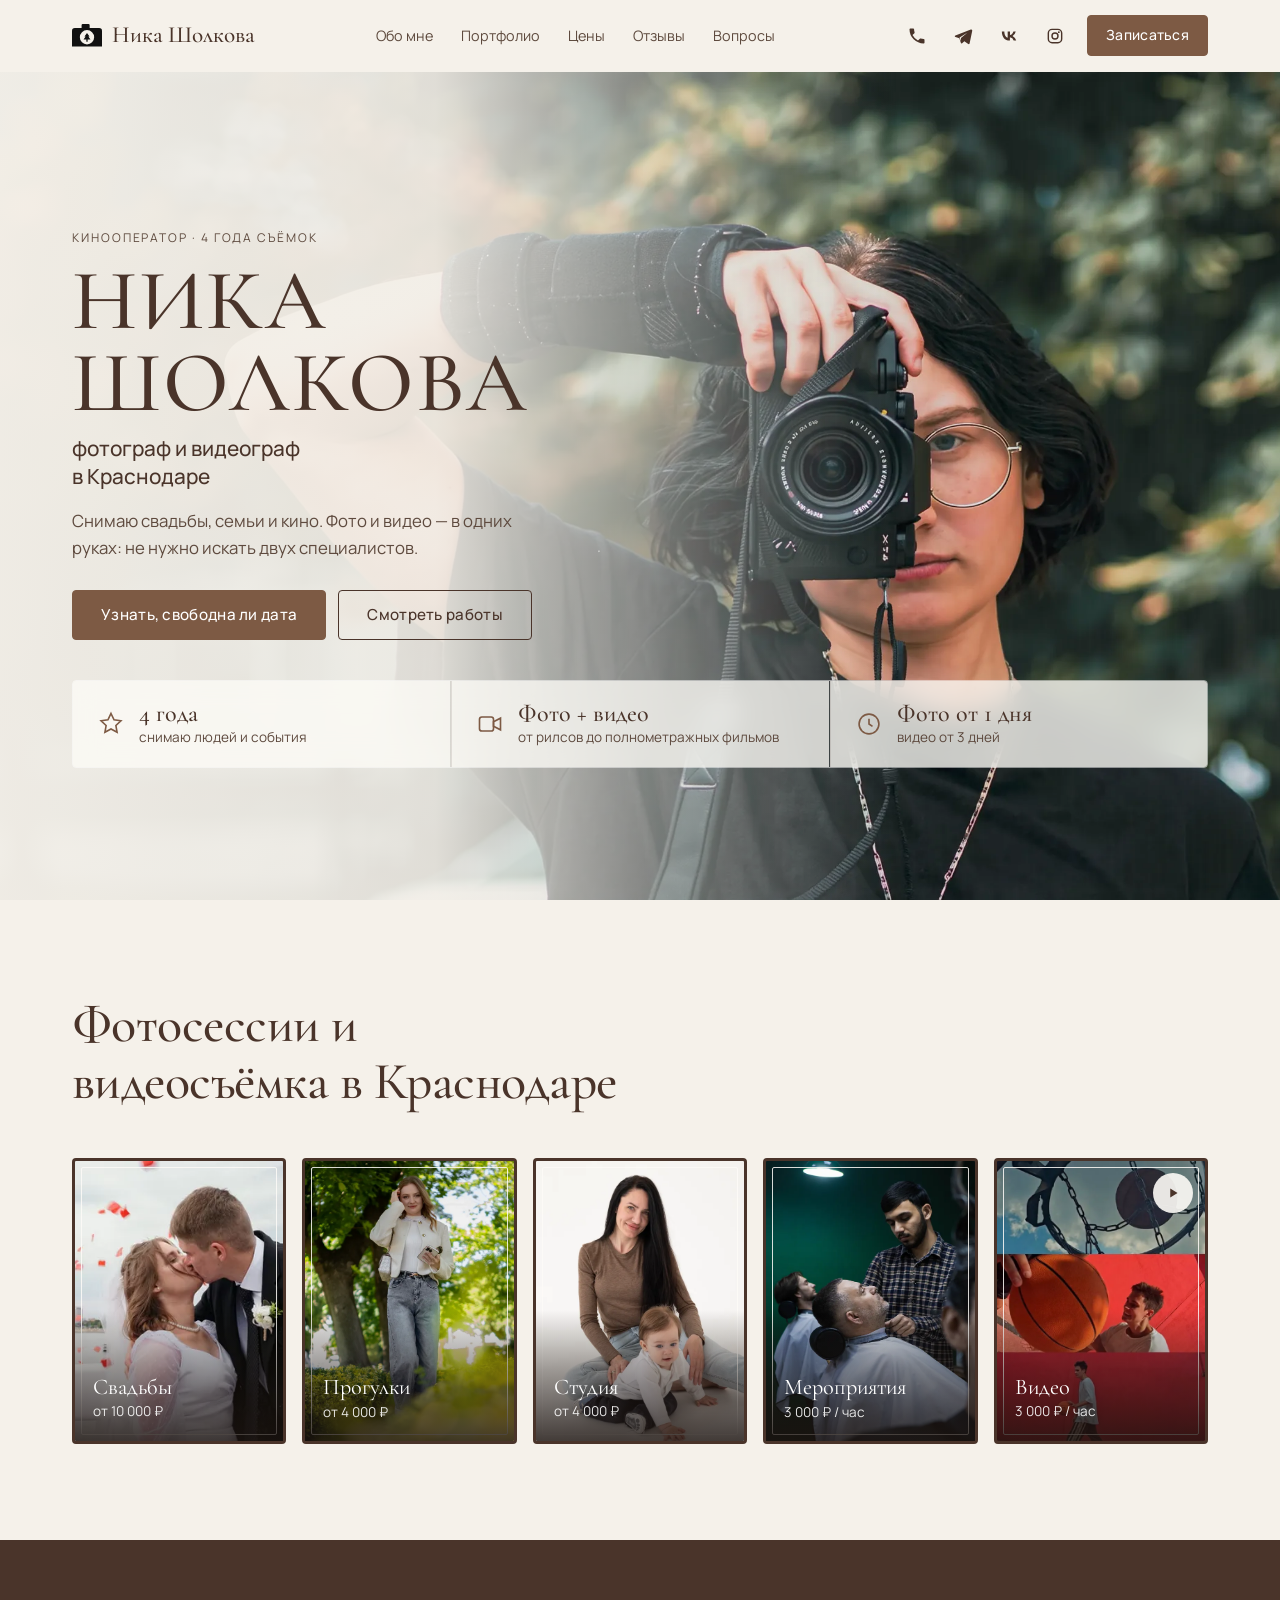
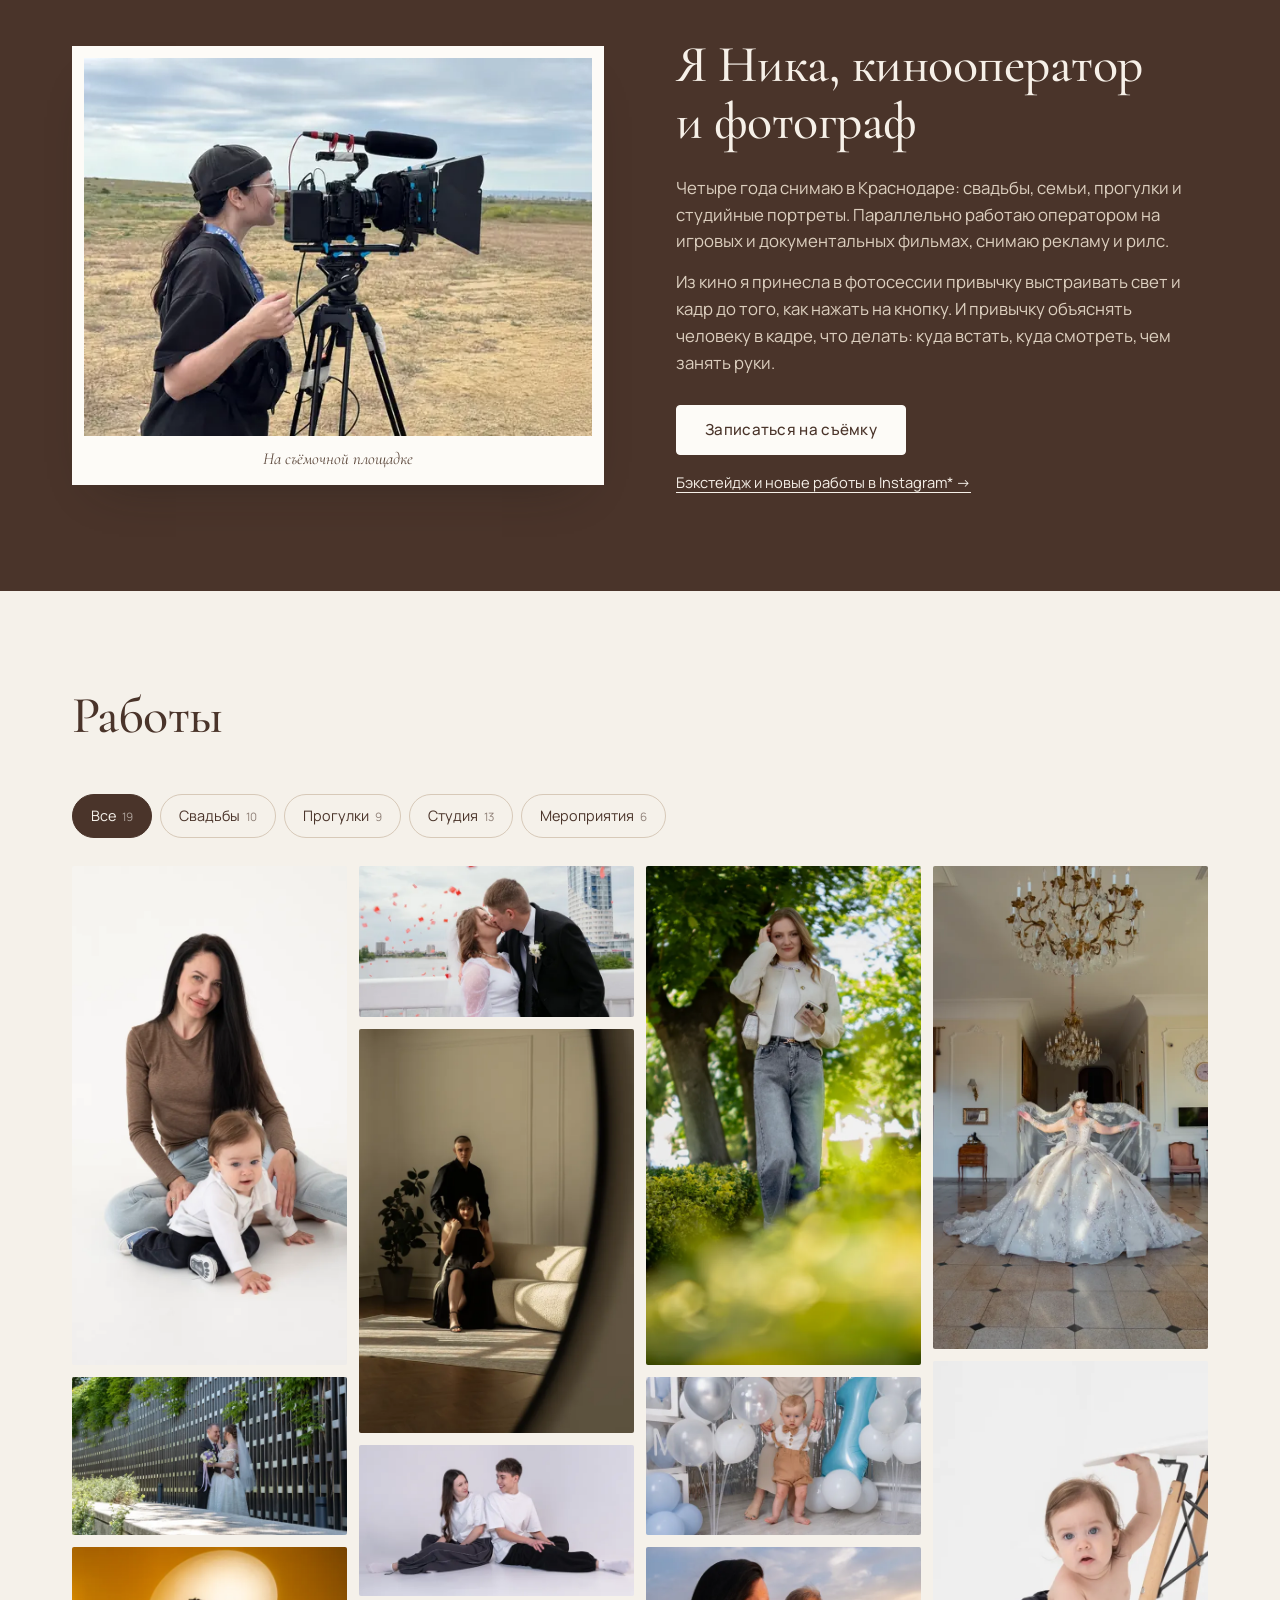
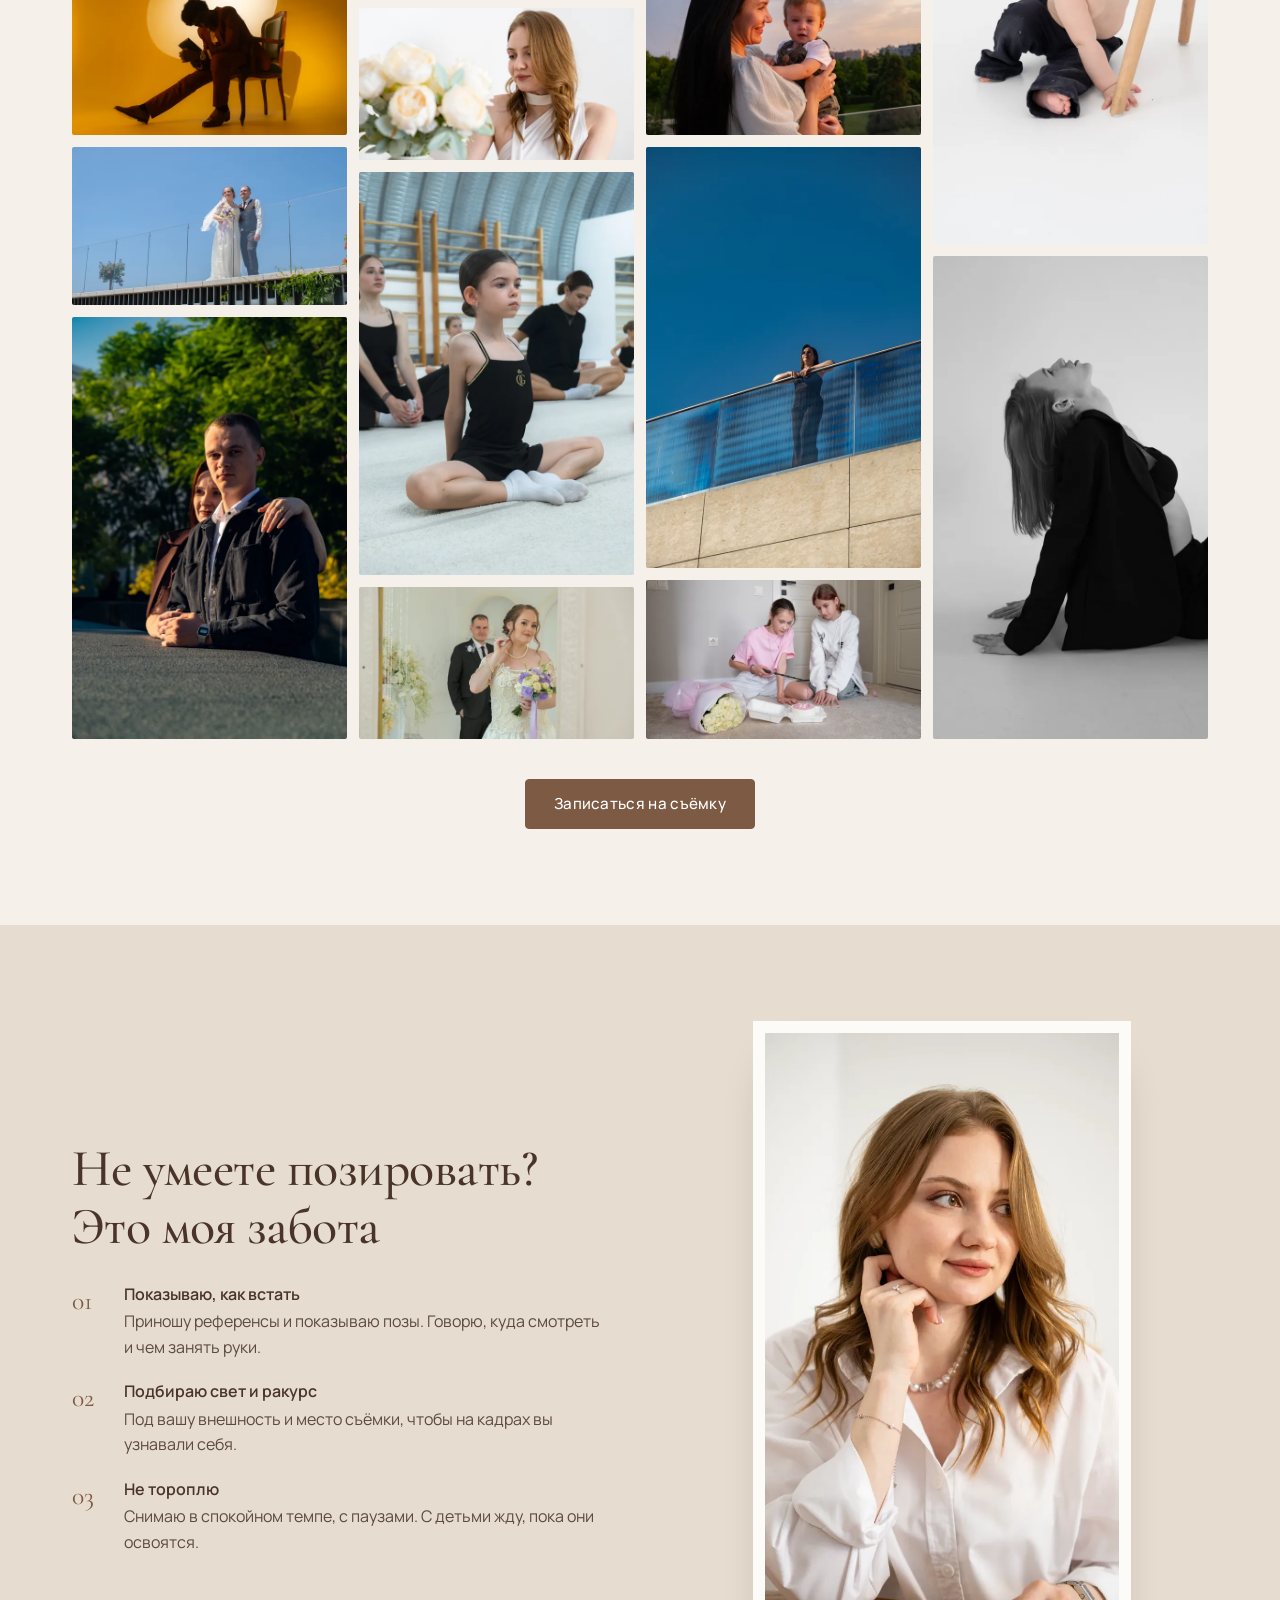
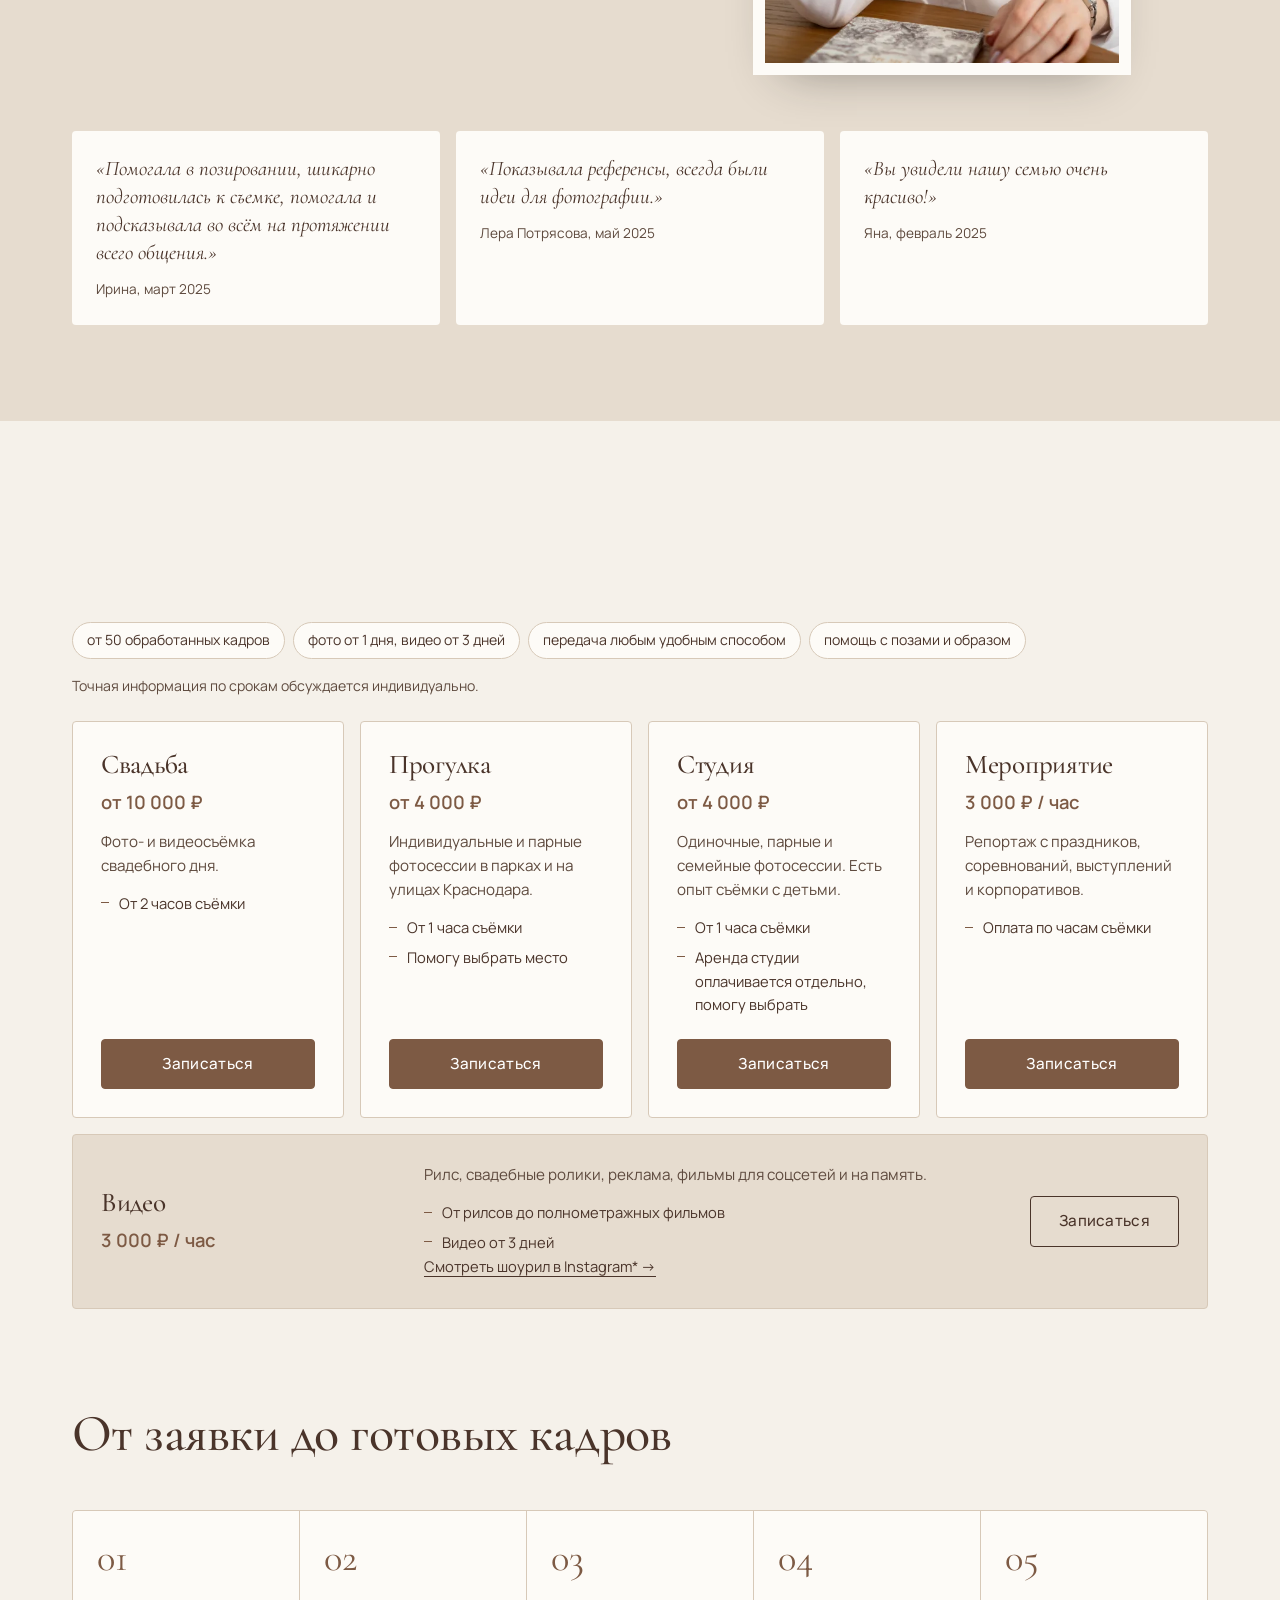
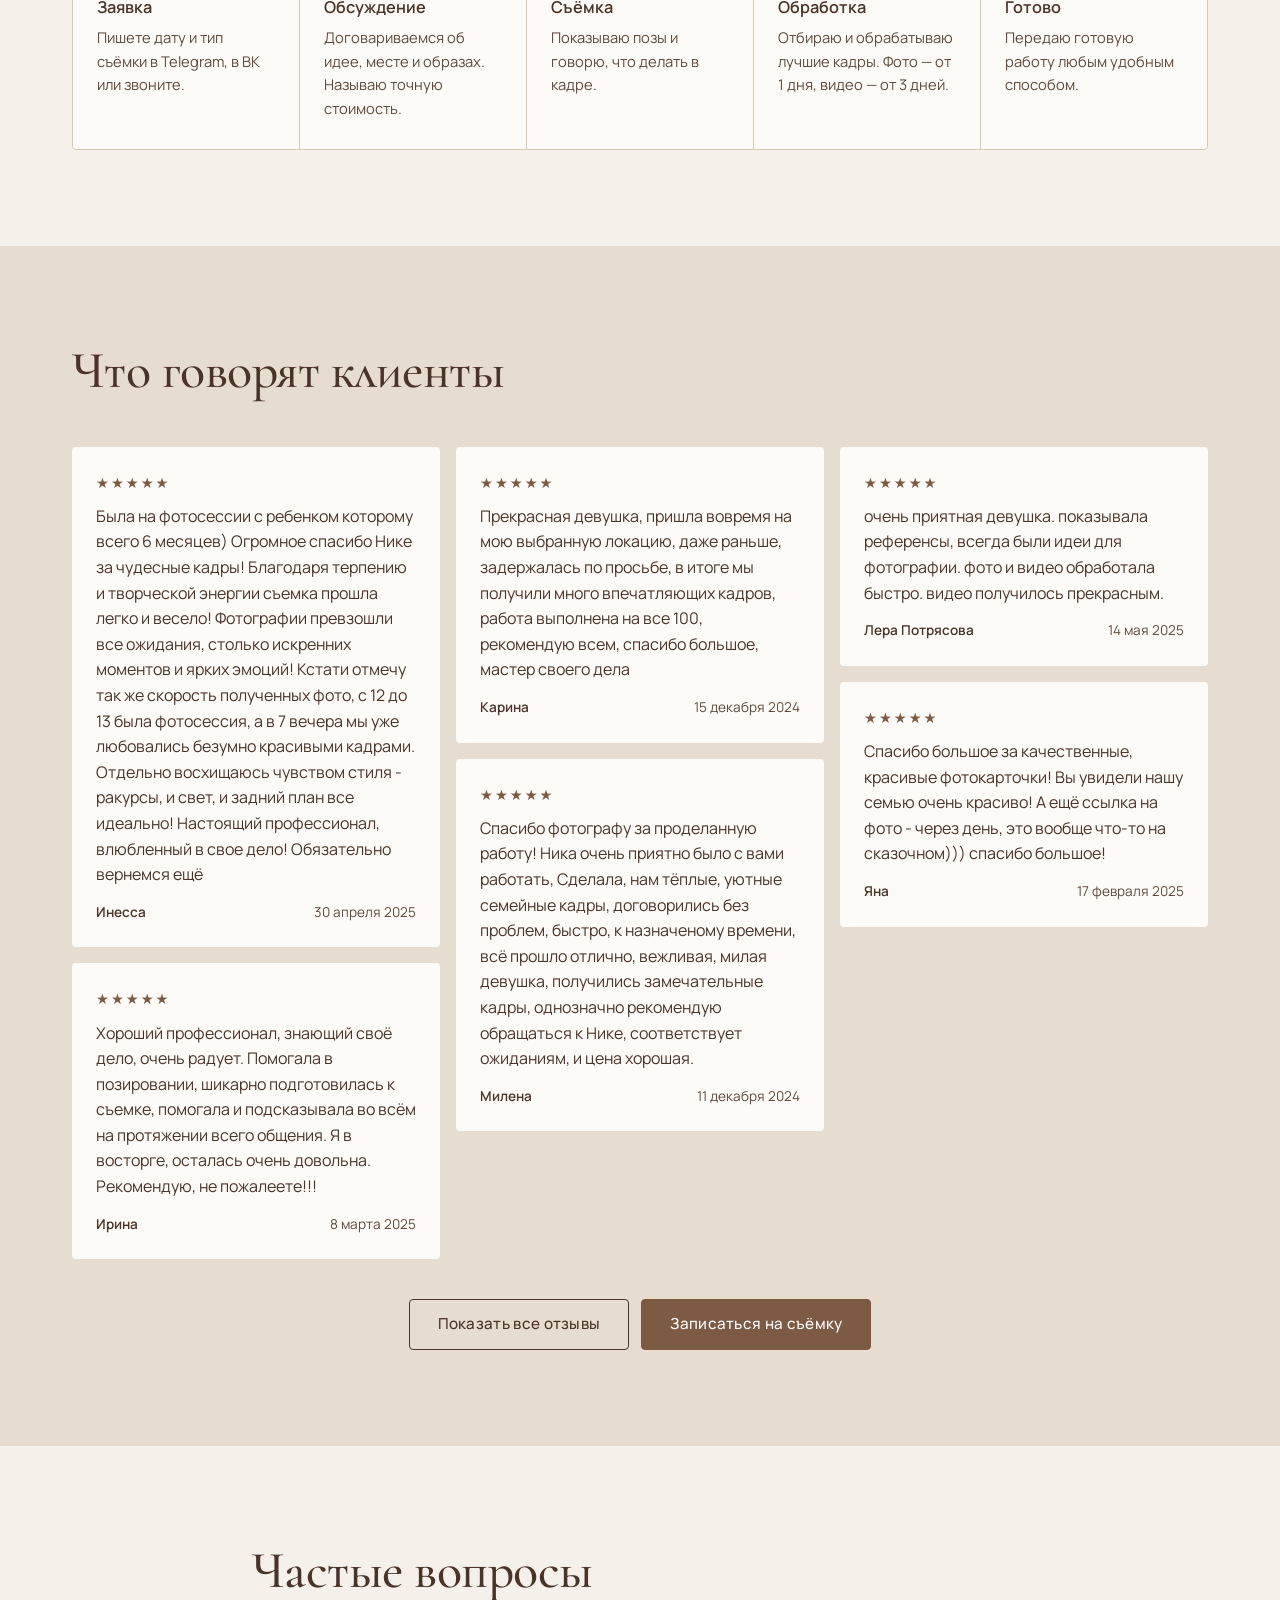
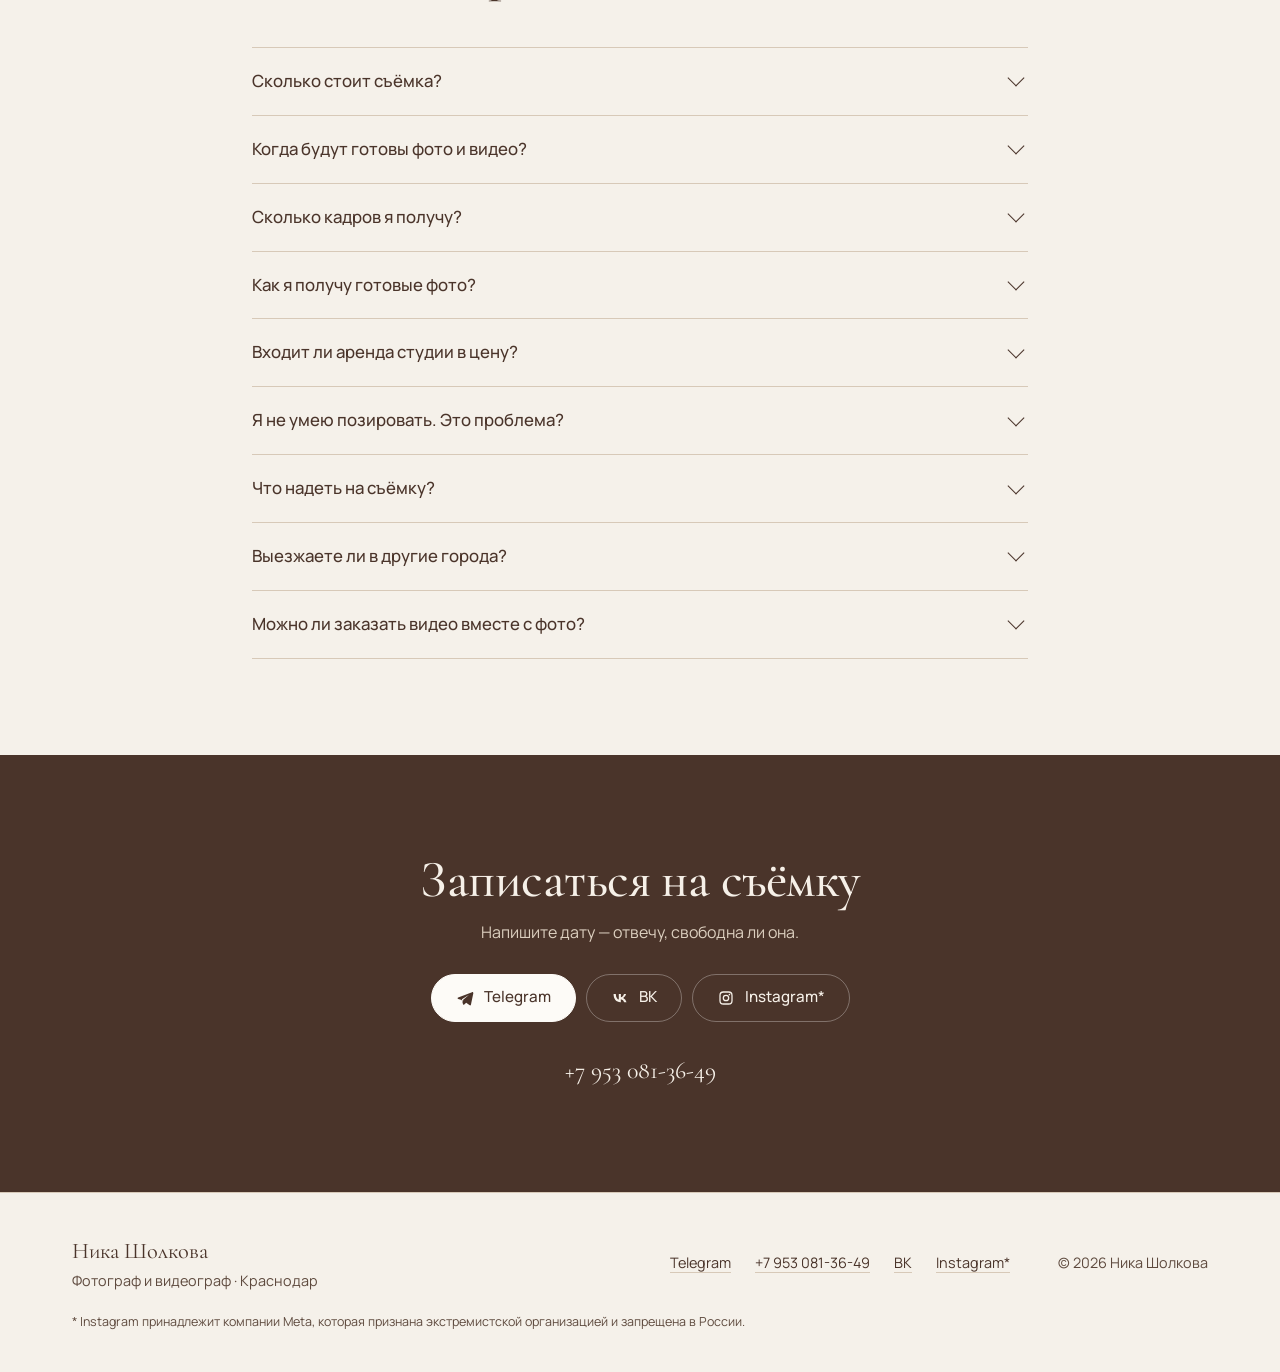
<file: index.html>
<!doctype html>
<html lang="ru">
<head>
  <meta charset="utf-8">
  <meta name="viewport" content="width=device-width, initial-scale=1">
  <title>Ника Шолкова — фотограф и видеограф в Краснодаре</title>
  <meta name="description" content="Фотограф и кинооператор Ника Шолкова: свадьбы, семейные, уличные и студийные фотосессии, съёмка мероприятий и видео в Краснодаре. Фотосессия от 4 000 ₽, готовые фото от 1 дня, видео от 3 дней.">
  <link rel="canonical" href="https://fotograf-nika.ru/">
  <meta property="og:type" content="website">
  <meta property="og:locale" content="ru_RU">
  <meta property="og:url" content="https://fotograf-nika.ru/">
  <meta property="og:title" content="Ника Шолкова — фотограф и видеограф в Краснодаре">
  <meta property="og:description" content="Свадьбы, семьи, прогулки, студийные портреты и видео. Фото и видео в одних руках.">
  <meta property="og:image" content="https://fotograf-nika.ru/img/og.jpg">
  <meta property="og:image:width" content="1200">
  <meta property="og:image:height" content="630">
  <meta name="twitter:card" content="summary_large_image">
  <meta name="theme-color" content="#f5f1ea">
  <link rel="icon" href="img/favicon.svg?v=4" type="image/svg+xml">
  <link rel="preconnect" href="https://fonts.googleapis.com">
  <link rel="preconnect" href="https://fonts.gstatic.com" crossorigin>
  <link href="https://fonts.googleapis.com/css2?family=Cormorant+Garamond:ital,wght@0,400;0,500;1,400&family=Manrope:wght@400;500;600&display=swap" rel="stylesheet">
  <link rel="stylesheet" href="css/styles.css?v=9">

  <script type="application/ld+json">
  {
    "@context": "https://schema.org",
    "@type": "ProfessionalService",
    "name": "Ника Шолкова — фотограф и видеограф",
    "description": "Свадебные, семейные, уличные и студийные фотосессии, съёмка мероприятий и видео в Краснодаре.",
    "url": "https://fotograf-nika.ru/",
    "image": "https://fotograf-nika.ru/img/og.jpg",
    "telephone": "+79530813649",
    "priceRange": "от 3 000 ₽",
    "address": { "@type": "PostalAddress", "addressLocality": "Краснодар", "addressCountry": "RU" },
    "areaServed": "Краснодар",
    "sameAs": ["https://t.me/Nika_Kimy", "https://vk.com/club242555521", "https://www.instagram.com/video__niko"]
  }
  </script>
  <script type="application/ld+json">
  {
    "@context": "https://schema.org",
    "@type": "FAQPage",
    "mainEntity": [
      { "@type": "Question", "name": "Сколько стоит съёмка?", "acceptedAnswer": { "@type": "Answer", "text": "Свадебная фотосессия — от 10 000 ₽, уличная и студийная — от 4 000 ₽. Съёмка мероприятий и видео — 3 000 ₽ за час. Точную стоимость назову после обсуждения даты и пожеланий." } },
      { "@type": "Question", "name": "Когда будут готовы фото и видео?", "acceptedAnswer": { "@type": "Answer", "text": "Фото — от 1 дня, видео — от 3 дней. Точная информация по срокам обсуждается индивидуально." } },
      { "@type": "Question", "name": "Сколько кадров я получу?", "acceptedAnswer": { "@type": "Answer", "text": "От 50 кадров в обработке. Точное количество зависит от длительности и типа съёмки." } },
      { "@type": "Question", "name": "Входит ли аренда студии в цену?", "acceptedAnswer": { "@type": "Answer", "text": "Нет, аренда студии оплачивается отдельно. Помогу выбрать подходящую." } },
      { "@type": "Question", "name": "Я не умею позировать. Это проблема?", "acceptedAnswer": { "@type": "Answer", "text": "Нет. Я показываю позы и референсы, говорю, куда смотреть и чем занять руки." } },
      { "@type": "Question", "name": "Можно ли заказать видео вместе с фото?", "acceptedAnswer": { "@type": "Answer", "text": "Да, я снимаю и видео: от рилсов до полнометражных фильмов. Стоимость — 3 000 ₽ за час, готовое видео — от 3 дней." } }
    ]
  }
  </script>
</head>
<body>
  <a class="skip-link" href="#main">Перейти к содержанию</a>

  <header class="header" id="top">
    <div class="container header__inner">
      <a class="logo" href="#top" aria-label="Ника Шолкова — на главную"><svg class="logo__icon" viewBox="0 0 26 19.5" aria-hidden="true"><path fill="#111" fill-rule="evenodd" d="M0 19.5V6A2.5 2.5 0 0 1 2.5 3.5H8.3V1a1 1 0 0 1 1-1h5a1 1 0 0 1 1 1V3.5H23.5A2.5 2.5 0 0 1 26 6V19.5ZM13 5.3a6.2 6.2 0 1 0 0 12.4a6.2 6.2 0 1 0 0-12.4Z"/><path fill="#111" d="M13 7.8 15.2 10.9H14.2L16 13.5H13.55V15.3H12.45V13.5H10L11.8 10.9H10.8Z"/></svg>Ника Шолкова</a>
      <nav class="nav" aria-label="Основная навигация">
        <a href="#about">Обо мне</a>
        <a href="#portfolio">Портфолио</a>
        <a href="#prices">Цены</a>
        <a href="#reviews">Отзывы</a>
        <a href="#faq">Вопросы</a>
      </nav>
      <div class="header__contacts">
        <a class="icon-link" href="tel:+79530813649" aria-label="Позвонить: +7 953 081-36-49"><svg viewBox="0 0 24 24" aria-hidden="true"><use href="#i-phone"/></svg></a>
        <a class="icon-link" href="https://t.me/Nika_Kimy" target="_blank" rel="noopener" aria-label="Написать в Telegram"><svg viewBox="0 0 24 24" aria-hidden="true"><use href="#i-tg"/></svg></a>
        <a class="icon-link icon-link--wide" href="https://vk.com/club242555521" target="_blank" rel="noopener" aria-label="Сообщество в ВК"><svg viewBox="0 0 24 24" aria-hidden="true"><use href="#i-vk"/></svg></a>
        <a class="icon-link icon-link--wide" href="https://www.instagram.com/video__niko" target="_blank" rel="noopener" aria-label="Instagram"><svg viewBox="0 0 24 24" aria-hidden="true"><use href="#i-ig"/></svg></a>
        <a class="btn btn--small" href="#booking">Записаться</a>
      </div>
    </div>
  </header>

  <main id="main">
    <!-- 1. Первый экран: Ника как бренд -->
    <section class="hero" aria-labelledby="hero-title">
      <picture class="hero__media">
        <source media="(max-width: 767px)" type="image/webp" srcset="img/p/hero-nika-m-900.webp">
        <source media="(max-width: 767px)" srcset="img/p/hero-nika-m-900.jpg">
        <source type="image/webp" srcset="img/p/hero-nika-1200.webp 1200w, img/p/hero-nika-2400.webp 2400w" sizes="100vw">
        <img src="img/p/hero-nika-2400.jpg" srcset="img/p/hero-nika-1200.jpg 1200w, img/p/hero-nika-2400.jpg 2400w" sizes="100vw" width="2400" height="1355" alt="Ника Шолкова смотрит в объектив поверх фотокамеры" fetchpriority="high">
      </picture>
      <div class="container hero__content">
        <p class="eyebrow">Кинооператор · 4 года съёмок</p>
        <h1 id="hero-title" class="hero__title">
          <span class="hero__name">Ника Шолкова</span>
          <span class="hero__role">фотограф и видеограф в&nbsp;Краснодаре</span>
        </h1>
        <p class="hero__lead">Снимаю свадьбы, семьи и кино. Фото и видео — в одних руках: не нужно искать двух специалистов.</p>
        <div class="hero__actions">
          <a class="btn" href="#booking">Узнать, свободна ли дата</a>
          <a class="btn btn--ghost" href="#portfolio">Смотреть работы</a>
        </div>
      </div>
      <div class="container hero__facts-wrap">
        <ul class="hero__facts">
          <li>
            <svg viewBox="0 0 24 24" fill="none" stroke="currentColor" stroke-width="1.4" aria-hidden="true"><path d="M12 3l2.6 5.4 5.9.8-4.3 4.1 1 5.8L12 16.3 6.8 19.1l1-5.8L3.5 9.2l5.9-.8z"/></svg>
            <div><strong>4 года</strong><span>снимаю людей и события</span></div>
          </li>
          <li>
            <svg viewBox="0 0 24 24" fill="none" stroke="currentColor" stroke-width="1.4" aria-hidden="true"><rect x="3" y="6" width="12" height="12" rx="2"/><path d="M15 10l6-3v10l-6-3z"/></svg>
            <div><strong>Фото + видео</strong><span>от рилсов до полнометражных фильмов</span></div>
          </li>
          <li>
            <svg viewBox="0 0 24 24" fill="none" stroke="currentColor" stroke-width="1.4" aria-hidden="true"><circle cx="12" cy="12" r="8.5"/><path d="M12 7.5V12l3 2"/></svg>
            <div><strong>Фото от 1 дня</strong><span>видео от 3 дней</span></div>
          </li>
        </ul>
      </div>
    </section>

    <!-- 2. Направления -->
    <section class="section" id="directions" aria-labelledby="directions-title">
      <div class="container">
        <div class="section__head">
          <h2 id="directions-title">Фотосессии и видеосъёмка в&nbsp;Краснодаре</h2>
        </div>
        <ul class="directions">
          <li><a class="direction" href="#portfolio" data-filter="wedding">
            <picture><source type="image/webp" srcset="img/p/v3-wd02-600.webp"><img src="img/p/v3-wd02-600.jpg" width="600" height="338" loading="lazy" decoding="async" style="object-position:45% 50%" alt="Молодожёны целуются среди лепестков на набережной"></picture>
            <span class="direction__body"><span class="direction__title">Свадьбы</span><span class="direction__price">от 10 000 ₽</span></span>
          </a></li>
          <li><a class="direction" href="#portfolio" data-filter="street">
            <picture><source type="image/webp" srcset="img/p/v3-su03-600.webp"><img src="img/p/v3-su03-600.jpg" width="600" height="1066" loading="lazy" decoding="async" style="object-position:50% 18%" alt="Девушка гуляет по зелёному парку"></picture>
            <span class="direction__body"><span class="direction__title">Прогулки</span><span class="direction__price">от 4 000 ₽</span></span>
          </a></li>
          <li><a class="direction" href="#portfolio" data-filter="studio">
            <picture><source type="image/webp" srcset="img/p/v3-st03-600.webp"><img src="img/p/v3-st03-600.jpg" width="600" height="1066" loading="lazy" decoding="async" style="object-position:50% 40%" alt="Мама с малышом в светлой студии"></picture>
            <span class="direction__body"><span class="direction__title">Студия</span><span class="direction__price">от 4 000 ₽</span></span>
          </a></li>
          <li><a class="direction" href="#portfolio" data-filter="events">
            <picture><source type="image/webp" srcset="img/p/v3-evp01-600.webp"><img src="img/p/v3-evp01-600.jpg" width="600" height="900" loading="lazy" decoding="async" style="object-position:50% 30%" alt="Барбер стрижёт клиента в барбершопе с зелёными стенами"></picture>
            <span class="direction__body"><span class="direction__title">Мероприятия</span><span class="direction__price">3 000 ₽ / час</span></span>
          </a></li>
          <li><a class="direction direction--video" href="#prices">
            <picture><source type="image/webp" srcset="img/p/v3-cover-video-600.webp"><img src="img/p/v3-cover-video-600.jpg" width="600" height="673" loading="lazy" decoding="async" alt="Кадры из видеосъёмки: баскетбол на красном фоне"></picture>
            <span class="direction__play" aria-hidden="true"><svg viewBox="0 0 24 24"><path d="M9 7l8 5-8 5z" fill="currentColor"/></svg></span>
            <span class="direction__body"><span class="direction__title">Видео</span><span class="direction__price">3 000 ₽ / час</span></span>
          </a></li>
        </ul>
      </div>
    </section>

    <!-- 4. Обо мне -->
    <section class="section section--dark" id="about" aria-labelledby="about-title">
      <div class="container split split--reverse">
        <figure class="split__media">
          <picture>
            <source type="image/webp" srcset="img/p/v2-nika-600.webp 600w, img/p/v2-nika-1400.webp 1400w" sizes="(min-width: 900px) 560px, 100vw">
            <img src="img/p/v2-nika-600.jpg" srcset="img/p/v2-nika-600.jpg 600w, img/p/v2-nika-1400.jpg 1400w" sizes="(min-width: 900px) 560px, 100vw" width="1400" height="1043" loading="lazy" decoding="async" alt="Ника Шолкова за кинокамерой на съёмках в поле">
          </picture>
          <figcaption>На съёмочной площадке</figcaption>
        </figure>
        <div class="split__text">
          <h2 id="about-title">Я Ника, кинооператор и&nbsp;фотограф</h2>
          <div class="about__text">
            <p>Четыре года снимаю в Краснодаре: свадьбы, семьи, прогулки и студийные портреты. Параллельно работаю оператором на игровых и документальных фильмах, снимаю рекламу и рилс.</p>
            <p>Из кино я принесла в фотосессии привычку выстраивать свет и кадр до того, как нажать на кнопку. И привычку объяснять человеку в кадре, что делать: куда встать, куда смотреть, чем занять руки.</p>
          </div>
          <div class="about__cta">
            <a class="btn" href="#booking">Записаться на съёмку</a>
            <a class="link-arrow" href="https://www.instagram.com/video__niko" target="_blank" rel="noopener">Бэкстейдж и новые работы в Instagram*</a>
          </div>
        </div>
      </div>
    </section>

    <!-- 3. Портфолио -->
    <section class="section" id="portfolio" aria-labelledby="portfolio-title">
      <div class="container">
        <div class="section__head">
          <h2 id="portfolio-title">Работы</h2>
        </div>
        <div class="filters" role="group" aria-label="Категории портфолио" id="filters"></div>
        <div class="gallery" id="gallery"></div>
        <noscript><p>Портфолио также можно посмотреть в <a href="https://vk.com/club242555521">сообществе в ВК</a>.</p></noscript>
        <div class="section__cta">
          <a class="btn" href="#booking">Записаться на съёмку</a>
        </div>
      </div>
    </section>

    <!-- 5. Если переживаете перед камерой -->
    <section class="section section--alt" id="care" aria-labelledby="care-title">
      <div class="container split">
        <div class="split__text">
          <h2 id="care-title">Не умеете позировать? Это моя забота</h2>
          <ol class="care-list">
            <li><h3>Показываю, как встать</h3><p>Приношу референсы и показываю позы. Говорю, куда смотреть и чем занять руки.</p></li>
            <li><h3>Подбираю свет и ракурс</h3><p>Под вашу внешность и место съёмки, чтобы на кадрах вы узнавали себя.</p></li>
            <li><h3>Не тороплю</h3><p>Снимаю в спокойном темпе, с паузами. С детьми жду, пока они освоятся.</p></li>
          </ol>
        </div>
        <figure class="split__media">
          <picture>
            <source type="image/webp" srcset="img/p/v3-std06-600.webp 600w, img/p/v3-std06-1400.webp 1400w" sizes="(min-width: 900px) 420px, 80vw">
            <img src="img/p/v3-std06-600.jpg" srcset="img/p/v3-std06-600.jpg 600w, img/p/v3-std06-1400.jpg 1400w" sizes="(min-width: 900px) 420px, 80vw" width="1400" height="2488" loading="lazy" decoding="async" alt="Девушка в белой рубашке улыбается, сидя за столом в студии">
          </picture>
        </figure>
      </div>
      <div class="container">
        <ul class="quotes">
          <li><figure class="quote"><blockquote>«Помогала в позировании, шикарно подготовилась к съемке, помогала и подсказывала во всём на протяжении всего общения.»</blockquote><figcaption>Ирина, март 2025</figcaption></figure></li>
          <li><figure class="quote"><blockquote>«Показывала референсы, всегда были идеи для фотографии.»</blockquote><figcaption>Лера Потрясова, май 2025</figcaption></figure></li>
          <li><figure class="quote"><blockquote>«Вы увидели нашу семью очень красиво!»</blockquote><figcaption>Яна, февраль 2025</figcaption></figure></li>
        </ul>
      </div>
    </section>

    <!-- 6. Услуги и цены -->
    <section class="section" id="prices" aria-labelledby="prices-title">
      <div class="container">
        <div class="section__head">
          <h2 id="prices-title">Сколько стоит съёмка</h2>
        </div>
        <ul class="included" aria-label="Входит в каждую фотосъёмку">
          <li>от 50 обработанных кадров</li>
          <li>фото от 1 дня, видео от 3 дней</li>
          <li>передача любым удобным способом</li>
          <li>помощь с позами и образом</li>
        </ul>
        <p class="prices__note">Точная информация по срокам обсуждается индивидуально.</p>
        <ul class="services">
          <li class="service">
            <h3>Свадьба</h3>
            <p class="service__price">от 10 000 ₽</p>
            <p class="service__desc">Фото- и видеосъёмка свадебного дня.</p>
            <ul class="service__list"><li>От 2 часов съёмки</li></ul>
            <a class="btn" href="#booking">Записаться</a>
          </li>
          <li class="service">
            <h3>Прогулка</h3>
            <p class="service__price">от 4 000 ₽</p>
            <p class="service__desc">Индивидуальные и парные фотосессии в парках и на улицах Краснодара.</p>
            <ul class="service__list"><li>От 1 часа съёмки</li><li>Помогу выбрать место</li></ul>
            <a class="btn" href="#booking">Записаться</a>
          </li>
          <li class="service">
            <h3>Студия</h3>
            <p class="service__price">от 4 000 ₽</p>
            <p class="service__desc">Одиночные, парные и семейные фотосессии. Есть опыт съёмки с детьми.</p>
            <ul class="service__list"><li>От 1 часа съёмки</li><li>Аренда студии оплачивается отдельно, помогу выбрать</li></ul>
            <a class="btn" href="#booking">Записаться</a>
          </li>
          <li class="service">
            <h3>Мероприятие</h3>
            <p class="service__price">3 000 ₽ / час</p>
            <p class="service__desc">Репортаж с праздников, соревнований, выступлений и корпоративов.</p>
            <ul class="service__list"><li>Оплата по часам съёмки</li></ul>
            <a class="btn" href="#booking">Записаться</a>
          </li>
          <li class="service service--wide">
            <div>
              <h3>Видео</h3>
              <p class="service__price">3 000 ₽ / час</p>
            </div>
            <div>
              <p class="service__desc">Рилс, свадебные ролики, реклама, фильмы для соцсетей и на память.</p>
              <ul class="service__list"><li>От рилсов до полнометражных фильмов</li><li>Видео от 3 дней</li></ul>
              <a class="link-arrow" href="https://www.instagram.com/video__niko/reel/DeZkgxbot10/" target="_blank" rel="noopener">Смотреть шоурил в Instagram*</a>
            </div>
            <a class="btn btn--ghost" href="#booking">Записаться</a>
          </li>
        </ul>
      </div>
    </section>

    <!-- 7. Как проходит работа -->
    <section class="section section--tight-top" id="process" aria-labelledby="process-title">
      <div class="container">
        <div class="section__head">
          <h2 id="process-title">От заявки до готовых кадров</h2>
        </div>
        <ol class="steps">
          <li class="step"><span class="step__num" aria-hidden="true">01</span><div><h3>Заявка</h3><p>Пишете дату и тип съёмки в Telegram, в ВК или звоните.</p></div></li>
          <li class="step"><span class="step__num" aria-hidden="true">02</span><div><h3>Обсуждение</h3><p>Договариваемся об идее, месте и образах. Называю точную стоимость.</p></div></li>
          <li class="step"><span class="step__num" aria-hidden="true">03</span><div><h3>Съёмка</h3><p>Показываю позы и говорю, что делать в кадре.</p></div></li>
          <li class="step"><span class="step__num" aria-hidden="true">04</span><div><h3>Обработка</h3><p>Отбираю и обрабатываю лучшие кадры. Фото — от 1 дня, видео — от 3 дней.</p></div></li>
          <li class="step"><span class="step__num" aria-hidden="true">05</span><div><h3>Готово</h3><p>Передаю готовую работу любым удобным способом.</p></div></li>
        </ol>
      </div>
    </section>

    <!-- 8. Отзывы -->
    <section class="section section--alt" id="reviews" aria-labelledby="reviews-title">
      <div class="container">
        <div class="section__head">
          <h2 id="reviews-title">Что говорят клиенты</h2>
        </div>
        <ul class="reviews" id="reviews-list">
          <li class="review"><p class="review__stars" aria-label="Оценка 5 из 5">★★★★★</p><p class="review__text">Была на фотосессии с ребенком которому всего 6 месяцев) Огромное спасибо Нике за чудесные кадры! Благодаря терпению и творческой энергии съемка прошла легко и весело! Фотографии превзошли все ожидания, столько искренних моментов и ярких эмоций! Кстати отмечу так же скорость полученных фото, с 12 до 13 была фотосессия, а в 7 вечера мы уже любовались безумно красивыми кадрами. Отдельно восхищаюсь чувством стиля - ракурсы, и свет, и задний план все идеально! Настоящий профессионал, влюбленный в свое дело! Обязательно вернемся ещё</p><p class="review__meta"><span class="review__name">Инесса</span><span>30 апреля 2025</span></p></li>
          <li class="review"><p class="review__stars" aria-label="Оценка 5 из 5">★★★★★</p><p class="review__text">Хороший профессионал, знающий своё дело, очень радует. Помогала в позировании, шикарно подготовилась к съемке, помогала и подсказывала во всём на протяжении всего общения. Я в восторге, осталась очень довольна. Рекомендую, не пожалеете!!!</p><p class="review__meta"><span class="review__name">Ирина</span><span>8 марта 2025</span></p></li>
          <li class="review"><p class="review__stars" aria-label="Оценка 5 из 5">★★★★★</p><p class="review__text">Прекрасная девушка, пришла вовремя на мою выбранную локацию, даже раньше, задержалась по просьбе, в итоге мы получили много впечатляющих кадров, работа выполнена на все 100, рекомендую всем, спасибо большое, мастер своего дела</p><p class="review__meta"><span class="review__name">Карина</span><span>15 декабря 2024</span></p></li>
          <li class="review"><p class="review__stars" aria-label="Оценка 5 из 5">★★★★★</p><p class="review__text">Спасибо фотографу за проделанную работу! Ника очень приятно было с вами работать, Сделала, нам тёплые, уютные семейные кадры, договорились без проблем, быстро, к назначеному времени, всё прошло отлично, вежливая, милая девушка, получились замечательные кадры, однозначно рекомендую обращаться к Нике, соответствует ожиданиям, и цена хорошая.</p><p class="review__meta"><span class="review__name">Милена</span><span>11 декабря 2024</span></p></li>
          <li class="review"><p class="review__stars" aria-label="Оценка 5 из 5">★★★★★</p><p class="review__text">очень приятная девушка. показывала референсы, всегда были идеи для фотографии. фото и видео обработала быстро. видео получилось прекрасным.</p><p class="review__meta"><span class="review__name">Лера Потрясова</span><span>14 мая 2025</span></p></li>
          <li class="review"><p class="review__stars" aria-label="Оценка 5 из 5">★★★★★</p><p class="review__text">Спасибо большое за качественные, красивые фотокарточки! Вы увидели нашу семью очень красиво! А ещё ссылка на фото - через день, это вообще что-то на сказочном))) спасибо большое!</p><p class="review__meta"><span class="review__name">Яна</span><span>17 февраля 2025</span></p></li>
          <li class="review"><p class="review__stars" aria-label="Оценка 5 из 5">★★★★★</p><p class="review__text">Ника - мастер своего дела) Выжала из своей работы максимум, многое подсказала, помогла, я очень довольна результатом! Благодарю</p><p class="review__meta"><span class="review__name">PigalleClo</span><span>24 января 2025</span></p></li>
          <li class="review"><p class="review__stars" aria-label="Оценка 5 из 5">★★★★★</p><p class="review__text">Всё прошло на уровне, Ника умничка, своё дело знает и делает качественно. Большое ей человеческое спасибо.</p><p class="review__meta"><span class="review__name">Сергей</span><span>4 мая 2025</span></p></li>
          <li class="review"><p class="review__stars" aria-label="Оценка 5 из 5">★★★★★</p><p class="review__text">Ника, спасибо Вам за отличные фотографии, за оперативность, с вами очень приятно работать)</p><p class="review__meta"><span class="review__name">Дмитрий</span><span>6 февраля 2025</span></p></li>
          <li class="review"><p class="review__stars" aria-label="Оценка 5 из 5">★★★★★</p><p class="review__text">Всё прошло по плану, уличная фотосъёмка, фото хорошие. Спасибо Нике. Рекомендую.</p><p class="review__meta"><span class="review__name">Полина</span><span>11 июня 2025</span></p></li>
          <li class="review"><p class="review__stars" aria-label="Оценка 5 из 5">★★★★★</p><p class="review__text">Рекомендую, хорошо все</p><p class="review__meta"><span class="review__name">Екатерина</span><span>24 мая 2025</span></p></li>
        </ul>
        <div class="section__cta">
          <button class="btn btn--ghost" type="button" id="reviews-more" hidden>Показать все отзывы</button>
          <a class="btn" href="#booking">Записаться на съёмку</a>
        </div>
      </div>
    </section>

    <!-- 9. Вопросы -->
    <section class="section" id="faq" aria-labelledby="faq-title">
      <div class="container container--narrow">
        <div class="section__head">
          <h2 id="faq-title">Частые вопросы</h2>
        </div>
        <div class="faq">
          <details><summary>Сколько стоит съёмка?</summary><div class="faq__answer">Свадебная фотосессия — от 10 000 ₽, уличная и студийная — от 4 000 ₽. Съёмка мероприятий и видео — 3 000 ₽ за час. Точную стоимость назову после обсуждения даты и пожеланий.</div></details>
          <details><summary>Когда будут готовы фото и видео?</summary><div class="faq__answer">Фото — от 1 дня, видео — от 3 дней. Точная информация по срокам обсуждается индивидуально.</div></details>
          <details><summary>Сколько кадров я получу?</summary><div class="faq__answer">От 50 кадров в обработке. Точное количество зависит от длительности и типа съёмки.</div></details>
          <details><summary>Как я получу готовые фото?</summary><div class="faq__answer">Передам готовую работу любым удобным для вас способом.</div></details>
          <details><summary>Входит ли аренда студии в цену?</summary><div class="faq__answer">Нет, аренда студии оплачивается отдельно. Помогу выбрать подходящую.</div></details>
          <details><summary>Я не умею позировать. Это проблема?</summary><div class="faq__answer">Нет. Я показываю позы и референсы, говорю, куда смотреть и чем занять руки.</div></details>
          <details><summary>Что надеть на съёмку?</summary><div class="faq__answer">Обсудим заранее: подберём одежду под место, сезон и настроение. Обычно лучше смотрятся однотонные вещи без крупных логотипов.</div></details>
          <details><summary>Выезжаете ли в другие города?</summary><div class="faq__answer">Снимаю в Краснодаре. Если съёмка нужна за городом — напишите, обсудим условия.</div></details>
          <details><summary>Можно ли заказать видео вместе с фото?</summary><div class="faq__answer">Да, я снимаю и видео: от рилсов до полнометражных фильмов. Стоимость — 3 000 ₽ за час, готовое видео — от 3 дней.</div></details>
        </div>
      </div>
    </section>

    <!-- 10. Запись -->
    <section class="section section--dark" id="booking" aria-labelledby="booking-title">
      <div class="container booking">
        <h2 id="booking-title">Записаться на съёмку</h2>
        <p class="booking__lead">Напишите дату — отвечу, свободна ли она.</p>
        <ul class="booking__contacts">
          <li><a class="contact-btn contact-btn--main" href="https://t.me/Nika_Kimy" target="_blank" rel="noopener"><svg viewBox="0 0 24 24" aria-hidden="true"><use href="#i-tg"/></svg>Telegram</a></li>
          <li><a class="contact-btn" href="https://vk.com/club242555521" target="_blank" rel="noopener"><svg viewBox="0 0 24 24" aria-hidden="true"><use href="#i-vk"/></svg>ВК</a></li>
          <li><a class="contact-btn" href="https://www.instagram.com/video__niko" target="_blank" rel="noopener"><svg viewBox="0 0 24 24" aria-hidden="true"><use href="#i-ig"/></svg>Instagram*</a></li>
        </ul>
        <a class="booking__phone" href="tel:+79530813649">+7 953 081-36-49</a>
      </div>
    </section>
  </main>

  <footer class="footer">
    <div class="container footer__inner">
      <div>
        <p class="footer__name">Ника Шолкова</p>
        <p class="footer__muted">Фотограф и видеограф · Краснодар</p>
      </div>
      <ul class="footer__contacts">
        <li><a href="https://t.me/Nika_Kimy" target="_blank" rel="noopener">Telegram</a></li>
        <li><a href="tel:+79530813649">+7 953 081-36-49</a></li>
        <li><a href="https://vk.com/club242555521" target="_blank" rel="noopener">ВК</a></li>
        <li><a href="https://www.instagram.com/video__niko" target="_blank" rel="noopener">Instagram*</a></li>
      </ul>
      <p class="footer__muted">© <span id="year">2026</span> Ника Шолкова</p>
      <p class="footer__legal">* Instagram принадлежит компании Meta, которая признана экстремистской организацией и запрещена в России.</p>
    </div>
  </footer>

  <!-- Мобильная панель связи -->
  <div class="mobile-bar" id="mobile-bar">
    <a class="mobile-bar__icon" href="tel:+79530813649" aria-label="Позвонить"><svg viewBox="0 0 24 24" aria-hidden="true"><use href="#i-phone"/></svg></a>
    <a class="btn mobile-bar__main" href="#booking">Записаться на съёмку</a>
    <a class="mobile-bar__icon" href="https://t.me/Nika_Kimy" target="_blank" rel="noopener" aria-label="Написать в Telegram"><svg viewBox="0 0 24 24" aria-hidden="true"><use href="#i-tg"/></svg></a>
  </div>

  <!-- Лайтбокс -->
  <div class="lightbox" id="lightbox" role="dialog" aria-modal="true" aria-label="Просмотр фотографии" hidden>
    <button class="lightbox__close" type="button" aria-label="Закрыть">
      <svg viewBox="0 0 24 24" aria-hidden="true"><path d="M6 6l12 12M18 6L6 18" stroke="currentColor" stroke-width="1.6" fill="none"/></svg>
    </button>
    <button class="lightbox__nav lightbox__nav--prev" type="button" aria-label="Предыдущее фото">
      <svg viewBox="0 0 24 24" aria-hidden="true"><path d="M15 5l-7 7 7 7" stroke="currentColor" stroke-width="1.6" fill="none"/></svg>
    </button>
    <figure class="lightbox__figure">
      <img class="lightbox__img" alt="">
      <figcaption class="lightbox__caption"></figcaption>
    </figure>
    <button class="lightbox__nav lightbox__nav--next" type="button" aria-label="Следующее фото">
      <svg viewBox="0 0 24 24" aria-hidden="true"><path d="M9 5l7 7-7 7" stroke="currentColor" stroke-width="1.6" fill="none"/></svg>
    </button>
  </div>

  <!-- Иконки -->
  <svg width="0" height="0" style="position:absolute" aria-hidden="true">
    <symbol id="i-tg" viewBox="0 0 24 24"><path fill="currentColor" d="M21.4 4.2 2.9 11.3c-1 .4-1 1.6.1 1.9l4.6 1.4 1.8 5.6c.2.7 1.1.9 1.6.4l2.6-2.4 4.7 3.5c.6.4 1.4.1 1.6-.6l3.2-15.3c.2-1-.8-1.9-1.8-1.6zM9.6 14.3l-.4 3.6-1.3-4.1 9.6-6.1-7.9 6.6z"/></symbol>
    <symbol id="i-phone" viewBox="0 0 24 24"><path fill="currentColor" d="M6.6 10.8a15.1 15.1 0 0 0 6.6 6.6l2.2-2.2c.3-.3.7-.4 1-.2 1.1.4 2.3.6 3.6.6.6 0 1 .4 1 1V20c0 .6-.4 1-1 1A17 17 0 0 1 3 4c0-.6.4-1 1-1h3.5c.6 0 1 .4 1 1 0 1.3.2 2.5.6 3.6.1.3 0 .7-.2 1l-2.3 2.2z"/></symbol>
    <symbol id="i-vk" viewBox="0 0 24 24"><path fill="currentColor" d="M12.8 17.5C6.9 17.5 3.5 13.4 3.4 6.6h3c.1 5 2.3 7.1 4 7.5V6.6h2.8v4.3c1.7-.2 3.5-2.1 4.1-4.3h2.8a8.3 8.3 0 0 1-3.8 5.4 8.6 8.6 0 0 1 4.4 5.5h-3.1a5.4 5.4 0 0 0-4.5-3.9v3.9h-.3z"/></symbol>
    <symbol id="i-ig" viewBox="0 0 24 24"><rect x="4" y="4" width="16" height="16" rx="4.5" fill="none" stroke="currentColor" stroke-width="1.7"/><circle cx="12" cy="12" r="3.6" fill="none" stroke="currentColor" stroke-width="1.7"/><circle cx="16.6" cy="7.4" r="1.1" fill="currentColor"/></symbol>
  </svg>

  <script src="js/main.js?v=7"></script>
</body>
</html>
</file>
<file: css/styles.css>
/* ===== Токены ===== */
:root {
  --bg: #f5f1ea;
  --bg-alt: #e6dccf;
  --surface: #fdfbf7;
  --ink: #4a342a;
  --ink-soft: #5e4a3e;
  --line: #d7c9b8;
  --accent: #7d5a44;
  --accent-hover: #4a342a;
  --dark: #4a342a;
  --dark-soft: #dccfbf;
  --error: #b23b2e;

  --font-head: "Cormorant Garamond", Georgia, "Times New Roman", serif;
  --font-body: "Manrope", system-ui, -apple-system, "Segoe UI", Roboto, sans-serif;

  --radius: 4px;
  --gutter: 16px;
  --container: 1200px;
  --header-h: 64px;
  --ease: cubic-bezier(.2, .7, .2, 1);
}
@media (min-width: 768px) {
  :root { --gutter: 32px; --header-h: 72px; }
}

/* ===== База ===== */
*, *::before, *::after { box-sizing: border-box; }
html { scroll-behavior: smooth; scroll-padding-top: var(--header-h); -webkit-text-size-adjust: 100%; }
body {
  margin: 0;
  background: var(--bg);
  color: var(--ink);
  font-family: var(--font-body);
  font-size: 16px;
  line-height: 1.6;
  -webkit-font-smoothing: antialiased;
}
img { display: block; max-width: 100%; height: auto; }
a { color: inherit; }
button, input, select, textarea { font: inherit; color: inherit; }
h1, h2, h3 { font-family: var(--font-head); font-weight: 500; line-height: 1.1; margin: 0; letter-spacing: -0.01em; }
h2 { font-size: clamp(2rem, 1.5rem + 2.2vw, 3.25rem); text-wrap: balance; }
h3 { font-size: 1.5rem; }
p, figure { margin: 0; }
ul, ol { margin: 0; padding: 0; list-style: none; }
[hidden] { display: none !important; }

.container { width: 100%; max-width: var(--container); margin: 0 auto; padding: 0 var(--gutter); }
.container--narrow { max-width: 840px; }

.skip-link { position: absolute; left: 8px; top: -60px; background: var(--ink); color: var(--bg); padding: 8px 14px; z-index: 100; border-radius: var(--radius); }
.skip-link:focus { top: 8px; }
:focus-visible { outline: 2px solid var(--accent); outline-offset: 3px; }

.eyebrow { font-size: .75rem; letter-spacing: .16em; text-transform: uppercase; color: var(--ink-soft); margin-bottom: 14px; }

/* ===== Кнопки ===== */
.btn {
  display: inline-flex;
  align-items: center;
  justify-content: center;
  min-height: 48px;
  padding: 12px 28px;
  border: 1px solid var(--accent);
  border-radius: var(--radius);
  background: var(--accent);
  color: #fff;
  font-size: .95rem;
  font-weight: 500;
  letter-spacing: .02em;
  text-align: center;
  text-decoration: none;
  cursor: pointer;
  transition: background .25s var(--ease), color .25s var(--ease), border-color .25s var(--ease), transform .25s var(--ease);
}
.btn:hover { background: var(--accent-hover); border-color: var(--accent-hover); }
.btn:active { transform: translateY(1px); }
.btn--small { min-height: 40px; padding: 8px 18px; font-size: .875rem; }
.btn--ghost { background: transparent; border-color: var(--ink); color: var(--ink); }
.btn--ghost:hover { background: var(--ink); border-color: var(--ink); color: var(--surface); }
.btn--full { width: 100%; }
.section--dark .btn { background: var(--surface); border-color: var(--surface); color: var(--ink); }
.section--dark .btn:hover { background: var(--bg-alt); border-color: var(--bg-alt); }

.link-arrow { font-size: .92rem; text-underline-offset: 4px; }
.link-arrow::after { content: " →"; }

/* ===== Шапка ===== */
.header {
  position: sticky;
  top: 0;
  z-index: 50;
  height: var(--header-h);
  background: rgba(245, 241, 234, .92);
  backdrop-filter: blur(10px);
  -webkit-backdrop-filter: blur(10px);
  border-bottom: 1px solid transparent;
  transition: border-color .3s;
}
.header.is-scrolled { border-bottom-color: var(--line); }
.header__inner { height: 100%; display: flex; align-items: center; justify-content: space-between; gap: 24px; }
.logo__icon { flex: none; width: 30px; height: 22.5px; }
.logo { display: inline-flex; align-items: center; gap: 10px; font-family: var(--font-head); font-size: 1.45rem; font-weight: 500; line-height: 1; text-decoration: none; white-space: nowrap; padding: 8px 0; }
.nav { display: none; gap: 28px; font-size: .9rem; }
.nav a { text-decoration: none; color: var(--ink-soft); transition: color .2s; }
.nav a:hover { color: var(--ink); }
.header__contacts { display: flex; align-items: center; gap: 2px; }
.header__contacts .btn { display: none; margin-left: 8px; }
.icon-link { display: inline-flex; width: 44px; height: 44px; align-items: center; justify-content: center; border-radius: 50%; color: var(--ink); transition: background .2s; }
.icon-link:hover { background: var(--bg-alt); }
.icon-link svg { width: 20px; height: 20px; }
.icon-link--wide { display: none; }
@media (min-width: 480px) { .icon-link--wide { display: inline-flex; } }
@media (min-width: 1024px) {
  .nav { display: flex; }
  .header__contacts .btn { display: inline-flex; }
}

/* ===== Первый экран ===== */
.hero { position: relative; background: var(--bg); }
.hero__media { display: block; aspect-ratio: 4 / 5; max-height: 56svh; width: 100%; overflow: hidden; }
.hero__media img { width: 100%; height: 100%; object-fit: cover; object-position: 50% 30%; }
.hero__content { padding-top: 28px; padding-bottom: 28px; }
.hero__title { display: grid; gap: 10px; }
.hero__name {
  font-size: clamp(2.9rem, 1.2rem + 5.2vw, 6rem);
  line-height: .95;
  letter-spacing: .02em;
  text-transform: uppercase;
}
.hero__role { font-family: var(--font-body); font-size: clamp(1rem, .9rem + .5vw, 1.3rem); font-weight: 500; letter-spacing: 0; line-height: 1.35; }
.hero__lead { margin-top: 18px; max-width: 30rem; font-size: 1.05rem; color: var(--ink-soft); }
.hero__actions { display: flex; flex-wrap: wrap; gap: 12px; margin-top: 28px; }
@media (max-width: 479px) { .hero__actions .btn { width: 100%; } }

.hero__facts-wrap { padding-bottom: 8px; }
.hero__facts {
  display: grid;
  gap: 1px;
  background: var(--line);
  border: 1px solid var(--line);
  border-radius: var(--radius);
  overflow: hidden;
}
.hero__facts li { display: flex; align-items: center; gap: 14px; padding: 16px 18px; background: var(--surface); }
.hero__facts svg { flex: none; width: 28px; height: 28px; color: var(--accent); }
.hero__facts strong { display: block; font-family: var(--font-head); font-size: 1.5rem; font-weight: 500; line-height: 1.1; }
.hero__facts span { display: block; font-size: .85rem; color: var(--ink-soft); line-height: 1.4; }

/* С планшета фото на весь экран, текст слева на светлой дымке, факты — стеклянной плашкой внизу */
@media (min-width: 768px) {
  .hero {
    display: flex;
    flex-direction: column;
    justify-content: center;
    min-height: min(calc(100svh - var(--header-h)), 860px);
    overflow: hidden;
  }
  .hero__media { position: absolute; inset: 0; aspect-ratio: auto; max-height: none; height: 100%; }
  .hero__media img { object-position: 78% 35%; }
  .hero::before {
    content: "";
    position: absolute;
    inset: 0;
    z-index: 1;
    background: linear-gradient(90deg, rgba(245, 241, 234, .97) 0%, rgba(245, 241, 234, .9) 34%, rgba(245, 241, 234, .45) 52%, rgba(245, 241, 234, 0) 70%);
  }
  .hero__content, .hero__facts-wrap { position: relative; z-index: 2; }
  .hero__content { padding-top: 56px; padding-bottom: 40px; }
  .hero__name { max-width: 7ch; }
  .hero__role { max-width: 22rem; }
  .hero__facts-wrap { padding-bottom: 32px; }
  .hero__facts {
    grid-template-columns: repeat(3, 1fr);
    background: transparent;
    border-color: rgba(255, 255, 255, .5);
    backdrop-filter: blur(14px);
    -webkit-backdrop-filter: blur(14px);
  }
  .hero__facts li { padding: 20px 24px; background: rgba(253, 251, 247, .78); }
  .hero__facts li + li { border-left: 1px solid rgba(74, 52, 42, .12); }
}
/* Планшет: кадр сдвинут вправо, текст уже — чтобы не наезжал на камеру */
@media (min-width: 768px) and (max-width: 1023px) {
  .hero__media img { object-position: 52% 35%; }
  .hero__lead { max-width: 19rem; }
  .hero__actions { flex-direction: column; align-items: flex-start; }
}

/* ===== Секции ===== */
.section { padding: 64px 0; }
.section--alt { background: var(--bg-alt); }
.section--dark { background: var(--dark); color: #f6f0e8; }
.section--dark .eyebrow, .section--dark .section__lead { color: var(--dark-soft); }
.section--tight-top { padding-top: 0; }
.section__head { max-width: 44rem; margin-bottom: 32px; }
.section__lead { margin-top: 14px; color: var(--ink-soft); font-size: 1.05rem; }
.section__cta { display: flex; flex-wrap: wrap; justify-content: center; gap: 12px; margin-top: 40px; }
@media (min-width: 768px) {
  .section { padding: 96px 0; }
  .section--tight-top { padding-top: 0; }
  .section__head { margin-bottom: 48px; }
}

/* ===== Направления: карточки-фото с подписью поверх ===== */
.directions { display: grid; grid-template-columns: repeat(2, 1fr); gap: 10px; }
.directions > li:last-child { grid-column: 1 / -1; }
.direction {
  position: relative;
  display: block;
  aspect-ratio: 3 / 4;
  overflow: hidden;
  border-radius: var(--radius);
  background: var(--dark);
  color: #fff;
  text-decoration: none;
}
.directions > li:last-child .direction { aspect-ratio: 16 / 9; }
.direction picture { position: absolute; inset: 0; }
.direction img { width: 100%; height: 100%; object-fit: cover; transition: transform .6s var(--ease); }
.direction:hover img { transform: scale(1.04); }
/* контрастная рамка: тёмно-коричневая снаружи + тонкая светлая линия внутри */
.direction { border: 3px solid var(--ink); transition: border-color .3s var(--ease); }
.direction::after {
  content: "";
  position: absolute;
  inset: 6px;
  z-index: 1;
  border: 1px solid rgba(253, 251, 247, .85);
  border-radius: 2px;
  pointer-events: none;
  transition: inset .3s var(--ease), border-color .3s var(--ease);
}
.direction:hover, .direction:focus-visible { border-color: var(--accent); }
.direction:hover::after { inset: 8px; border-color: #fff; }
.direction:focus-visible { outline: 2px solid var(--accent); outline-offset: 3px; }
.direction__body, .direction__play { z-index: 2; }
.direction__body {
  position: absolute;
  left: 0; right: 0; bottom: 0;
  display: grid;
  gap: 2px;
  padding: 56px 14px 14px;
  background: linear-gradient(0deg, rgba(28, 20, 16, .82) 0%, rgba(28, 20, 16, .4) 55%, transparent 100%);
}
.direction__title { font-family: var(--font-head); font-size: 1.4rem; line-height: 1.15; }
.direction__price { font-size: .85rem; color: rgba(255, 255, 255, .88); }
.direction__play {
  position: absolute;
  top: 12px; right: 12px;
  display: inline-flex;
  align-items: center;
  justify-content: center;
  width: 40px; height: 40px;
  border-radius: 50%;
  background: rgba(253, 251, 247, .9);
  color: var(--ink);
}
.direction__play svg { width: 22px; height: 22px; }
@media (min-width: 640px) {
  .directions { grid-template-columns: repeat(6, 1fr); gap: 16px; }
  .directions > li { grid-column: span 2; }
  .directions > li:nth-child(n+4) { grid-column: span 3; }
  .directions > li:nth-child(n+4) .direction, .directions > li:last-child .direction { aspect-ratio: 3 / 2; }
  .direction__body { padding: 64px 18px 18px; }
}
@media (min-width: 1024px) {
  .directions { grid-template-columns: repeat(5, 1fr); }
  .directions > li, .directions > li:nth-child(n+4), .directions > li:last-child { grid-column: auto; }
  .directions > li:nth-child(n+4) .direction, .directions > li:last-child .direction { aspect-ratio: 3 / 4; }
}

/* ===== Портфолио ===== */
.filters { display: flex; gap: 8px; overflow-x: auto; margin: 0 calc(var(--gutter) * -1) 24px; padding: 2px var(--gutter) 4px; scrollbar-width: none; }
.filters::-webkit-scrollbar { display: none; }
.filter {
  flex: none;
  min-height: 44px;
  padding: 8px 18px;
  border: 1px solid var(--line);
  border-radius: 999px;
  background: transparent;
  font-size: .9rem;
  cursor: pointer;
  transition: background .2s, border-color .2s, color .2s;
}
.filter:hover { border-color: var(--ink); }
.filter[aria-pressed="true"] { background: var(--ink); border-color: var(--ink); color: var(--bg); }
.filter__count { margin-left: 6px; opacity: .6; font-size: .8em; }

/* Колонки собирает JS (кадр — в самую короткую) и слегка подрезает кадры, чтобы низ колонок совпадал */
.gallery { --gap: 8px; display: flex; align-items: flex-start; gap: var(--gap); }
.gallery__col { flex: 1 1 0; min-width: 0; display: flex; flex-direction: column; gap: var(--gap); }
.gallery__btn { display: block; width: 100%; padding: 0; border: 0; background: var(--bg-alt); cursor: zoom-in; overflow: hidden; border-radius: 2px; }
.gallery__btn picture { display: block; height: 100%; }
.gallery__btn img { width: 100%; height: 100%; object-fit: cover; transition: transform .6s var(--ease); }
.gallery__btn:hover img { transform: scale(1.03); }
@media (min-width: 768px) { .gallery { --gap: 12px; } }

/* ===== Текст + фото ===== */
.split { display: grid; gap: 36px; align-items: center; }
/* Фото в родных пропорциях, в рамке-паспарту */
.split__media {
  position: relative;
  justify-self: center;
  padding: 12px;
  background: var(--surface);
  box-shadow: 0 24px 48px -30px rgba(27, 26, 25, .45);
}
.split__media picture { display: block; }
.split__media img { width: auto; max-width: 100%; max-height: min(70svh, 640px); margin: 0 auto; }
.split__media figcaption { padding-top: 10px; font-family: var(--font-head); font-style: italic; font-size: 1.05rem; color: var(--ink-soft); text-align: center; }
@media (max-width: 899px) { .split__media img { max-height: 52svh; } }
@media (min-width: 900px) {
  .split { grid-template-columns: 1fr 1fr; gap: 72px; }
  .split--reverse .split__media { order: -1; }
}

.about__text { margin-top: 24px; display: grid; gap: 14px; color: var(--dark-soft); font-size: 1.05rem; }
.about__cta { margin-top: 28px; display: flex; flex-wrap: wrap; align-items: center; gap: 16px 24px; }

.care-list { margin-top: 28px; display: grid; gap: 20px; counter-reset: care; }
.care-list li { position: relative; padding-left: 52px; counter-increment: care; }
.care-list li::before {
  content: counter(care, decimal-leading-zero);
  position: absolute;
  left: 0;
  top: -2px;
  font-family: var(--font-head);
  font-size: 1.6rem;
  color: var(--accent);
}
.care-list h3 { font-family: var(--font-body); font-size: 1rem; font-weight: 600; margin-bottom: 4px; letter-spacing: 0; line-height: 1.4; }
.care-list p { color: var(--ink-soft); }

.quotes { display: grid; gap: 12px; margin-top: 40px; }
.quote { height: 100%; background: var(--surface); padding: 24px; border-radius: var(--radius); }
.quote blockquote { margin: 0; font-family: var(--font-head); font-size: 1.3rem; line-height: 1.35; font-style: italic; }
.quote figcaption { margin-top: 12px; font-size: .85rem; color: var(--ink-soft); }
@media (min-width: 768px) { .quotes { grid-template-columns: repeat(3, 1fr); gap: 16px; margin-top: 56px; } }

/* ===== Услуги и цены ===== */
.included { display: flex; flex-wrap: wrap; gap: 8px; margin-bottom: 24px; }
.included li { padding: 6px 14px; border: 1px solid var(--line); border-radius: 999px; background: var(--surface); font-size: .88rem; }
.prices__note { margin: -8px 0 24px; font-size: .88rem; color: var(--ink-soft); }
.services { display: grid; gap: 12px; }
.service {
  display: flex;
  flex-direction: column;
  padding: 24px;
  background: var(--surface);
  border: 1px solid var(--line);
  border-radius: var(--radius);
}
.service h3 { font-size: 1.7rem; }
.service__price { margin-top: 8px; font-size: 1.15rem; font-weight: 600; color: var(--accent); }
.service__desc { margin-top: 12px; color: var(--ink-soft); font-size: .95rem; }
.service__list { margin: 14px 0 22px; display: grid; gap: 6px; font-size: .92rem; }
.service__list li { position: relative; padding-left: 18px; }
.service__list li::before { content: ""; position: absolute; left: 0; top: .7em; width: 8px; height: 1px; background: var(--accent); }
.service .btn { margin-top: auto; }
.service--wide { gap: 4px; background: var(--bg-alt); }
.service--wide .service__desc { margin-top: 8px; }
@media (min-width: 640px) {
  .services { grid-template-columns: repeat(2, 1fr); gap: 16px; }
  .service { padding: 28px; }
  .service--wide { grid-column: 1 / -1; }
}
@media (min-width: 900px) {
  .service--wide { display: grid; grid-template-columns: 1fr 2fr auto; column-gap: 40px; align-items: center; }
  .service--wide .service__desc { margin-top: 0; }
  .service--wide .service__list { margin-bottom: 0; }
  .service--wide .btn { margin: 0; }
}
@media (min-width: 1100px) { .services { grid-template-columns: repeat(4, 1fr); } }

/* ===== Шаги ===== */
.steps { display: grid; gap: 1px; background: var(--line); border: 1px solid var(--line); border-radius: var(--radius); overflow: hidden; }
.step { display: flex; gap: 16px; background: var(--surface); padding: 18px 20px; }
.step__num { flex: none; width: 2.2rem; font-family: var(--font-head); font-size: 1.8rem; line-height: 1; color: var(--accent); }
.step h3 { font-family: var(--font-body); font-size: 1.02rem; font-weight: 600; letter-spacing: 0; line-height: 1.4; }
.step p { margin-top: 4px; color: var(--ink-soft); font-size: .92rem; }
@media (min-width: 1024px) {
  .steps { grid-template-columns: repeat(5, 1fr); }
  .step { display: block; padding: 28px 24px; }
  .step__num { display: block; width: auto; font-size: 2.4rem; margin-bottom: 18px; }
  .step p { margin-top: 8px; }
}

/* ===== Отзывы ===== */
.reviews { columns: 1; column-gap: 16px; }
.review { break-inside: avoid; margin-bottom: 12px; padding: 24px; background: var(--surface); border-radius: var(--radius); }
.review__stars { color: var(--accent); letter-spacing: 2px; font-size: .9rem; }
.review__text { margin-top: 10px; }
.review__meta { margin-top: 14px; display: flex; justify-content: space-between; gap: 12px; font-size: .85rem; color: var(--ink-soft); }
.review__name { font-weight: 600; color: var(--ink); }
/* Свернутый список: на телефоне видны 3 отзыва, шире — 6 */
.reviews.is-collapsed .review:nth-child(n+4) { display: none; }
@media (min-width: 768px) {
  .reviews { columns: 2; }
  .review { margin-bottom: 16px; }
  .reviews.is-collapsed .review:nth-child(-n+6) { display: block; }
}
@media (min-width: 1100px) { .reviews { columns: 3; } }

/* ===== Вопросы ===== */
.faq { border-top: 1px solid var(--line); }
.faq details { border-bottom: 1px solid var(--line); }
.faq summary { position: relative; padding: 20px 44px 20px 0; font-size: 1.05rem; font-weight: 500; cursor: pointer; list-style: none; }
.faq summary::-webkit-details-marker { display: none; }
.faq summary::after {
  content: "";
  position: absolute;
  right: 6px;
  top: 50%;
  width: 12px;
  height: 12px;
  border-right: 1.5px solid var(--ink);
  border-bottom: 1.5px solid var(--ink);
  transform: translateY(-75%) rotate(45deg);
  transition: transform .3s var(--ease);
}
.faq details[open] summary::after { transform: translateY(-25%) rotate(-135deg); }
.faq__answer { padding: 0 0 22px; color: var(--ink-soft); max-width: 44rem; }

/* ===== Запись ===== */
.booking { text-align: center; }
.booking__lead { margin-top: 12px; color: var(--dark-soft); }
.booking__contacts { margin-top: 28px; display: flex; flex-wrap: wrap; justify-content: center; gap: 10px; }
.contact-btn {
  display: inline-flex;
  align-items: center;
  gap: 10px;
  min-height: 48px;
  padding: 10px 24px;
  border: 1px solid rgba(255, 255, 255, .3);
  border-radius: 999px;
  font-size: .95rem;
  font-weight: 500;
  text-decoration: none;
  transition: border-color .2s, background .2s, color .2s;
}
.contact-btn:hover { border-color: #fff; background: rgba(255, 255, 255, .06); }
.contact-btn svg { width: 18px; height: 18px; flex: none; }
.contact-btn--main { background: var(--surface); border-color: var(--surface); color: var(--ink); }
.contact-btn--main:hover { background: var(--bg-alt); border-color: var(--bg-alt); }
.booking__phone { display: inline-block; margin-top: 24px; padding: 6px 0; font-family: var(--font-head); font-size: 1.5rem; text-decoration: none; }
.booking__phone:hover { text-decoration: underline; text-underline-offset: 5px; }

/* ===== Подвал ===== */
.footer { padding: 40px 0 120px; border-top: 1px solid var(--line); font-size: .9rem; }
.footer__inner { display: grid; gap: 20px; }
.footer__name { font-family: var(--font-head); font-size: 1.4rem; }
.footer__muted { color: var(--ink-soft); }
.footer__legal { color: var(--ink-soft); font-size: .78rem; }
.footer__contacts { display: flex; flex-wrap: wrap; gap: 8px 24px; }
.footer__contacts a { text-decoration: none; border-bottom: 1px solid var(--line); }
.footer__contacts a:hover { border-color: var(--ink); }
@media (min-width: 900px) {
  .footer { padding-bottom: 40px; }
  .footer__inner { grid-template-columns: 1fr auto auto; align-items: center; gap: 20px 48px; }
  .footer__legal { grid-column: 1 / -1; }
}

/* ===== Мобильная панель ===== */
.mobile-bar {
  position: fixed;
  left: 0;
  right: 0;
  bottom: 0;
  z-index: 40;
  display: flex;
  gap: 8px;
  padding: 10px var(--gutter) calc(10px + env(safe-area-inset-bottom));
  background: rgba(245, 241, 234, .96);
  border-top: 1px solid var(--line);
  transform: translateY(110%);
  transition: transform .35s var(--ease);
}
.mobile-bar.is-visible { transform: none; }
.mobile-bar__main { flex: 1; min-height: 48px; padding: 10px 12px; }
.mobile-bar__icon { flex: none; display: inline-flex; width: 48px; height: 48px; align-items: center; justify-content: center; border: 1px solid var(--line); border-radius: var(--radius); color: var(--ink); }
.mobile-bar__icon svg { width: 20px; height: 20px; }
@media (min-width: 900px) { .mobile-bar { display: none; } }

/* ===== Лайтбокс ===== */
.lightbox {
  position: fixed;
  inset: 0;
  z-index: 100;
  display: flex;
  align-items: center;
  justify-content: center;
  background: rgba(14, 13, 12, .96);
  color: #fff;
  opacity: 0;
  transition: opacity .3s var(--ease);
  touch-action: pan-y;
}
.lightbox.is-open { opacity: 1; }
.lightbox__figure { max-width: 100%; max-height: 100%; display: flex; flex-direction: column; align-items: center; padding: 56px 0 16px; }
.lightbox__img { max-width: 100vw; max-height: calc(100svh - 110px); width: auto; height: auto; object-fit: contain; user-select: none; -webkit-user-drag: none; }
.lightbox__caption { margin-top: 12px; padding: 0 16px; font-size: .85rem; color: rgba(255, 255, 255, .7); text-align: center; }
.lightbox__close, .lightbox__nav {
  position: absolute;
  display: inline-flex;
  align-items: center;
  justify-content: center;
  width: 48px;
  height: 48px;
  border: 0;
  border-radius: 50%;
  background: rgba(255, 255, 255, .08);
  color: #fff;
  cursor: pointer;
  transition: background .2s;
}
.lightbox__close:hover, .lightbox__nav:hover { background: rgba(255, 255, 255, .2); }
.lightbox__close svg, .lightbox__nav svg { width: 22px; height: 22px; }
.lightbox__close { top: 8px; right: 8px; }
.lightbox__nav { top: 50%; transform: translateY(-50%); display: none; }
.lightbox__nav--prev { left: 16px; }
.lightbox__nav--next { right: 16px; }
@media (min-width: 768px) {
  .lightbox__nav { display: inline-flex; }
  .lightbox__close { top: 16px; right: 16px; }
  .lightbox__figure { padding: 64px 88px 24px; }
  .lightbox__img { max-width: calc(100vw - 176px); max-height: calc(100vh - 130px); }
}
body.is-locked { overflow: hidden; }

/* ===== Появление ===== */
.reveal { opacity: 0; transform: translateY(16px); transition: opacity .7s var(--ease), transform .7s var(--ease); }
.reveal.is-in { opacity: 1; transform: none; }
@media (prefers-reduced-motion: reduce) {
  html { scroll-behavior: auto; }
  .reveal { opacity: 1; transform: none; transition: none; }
  * { transition-duration: 0s !important; }
}
</file>
